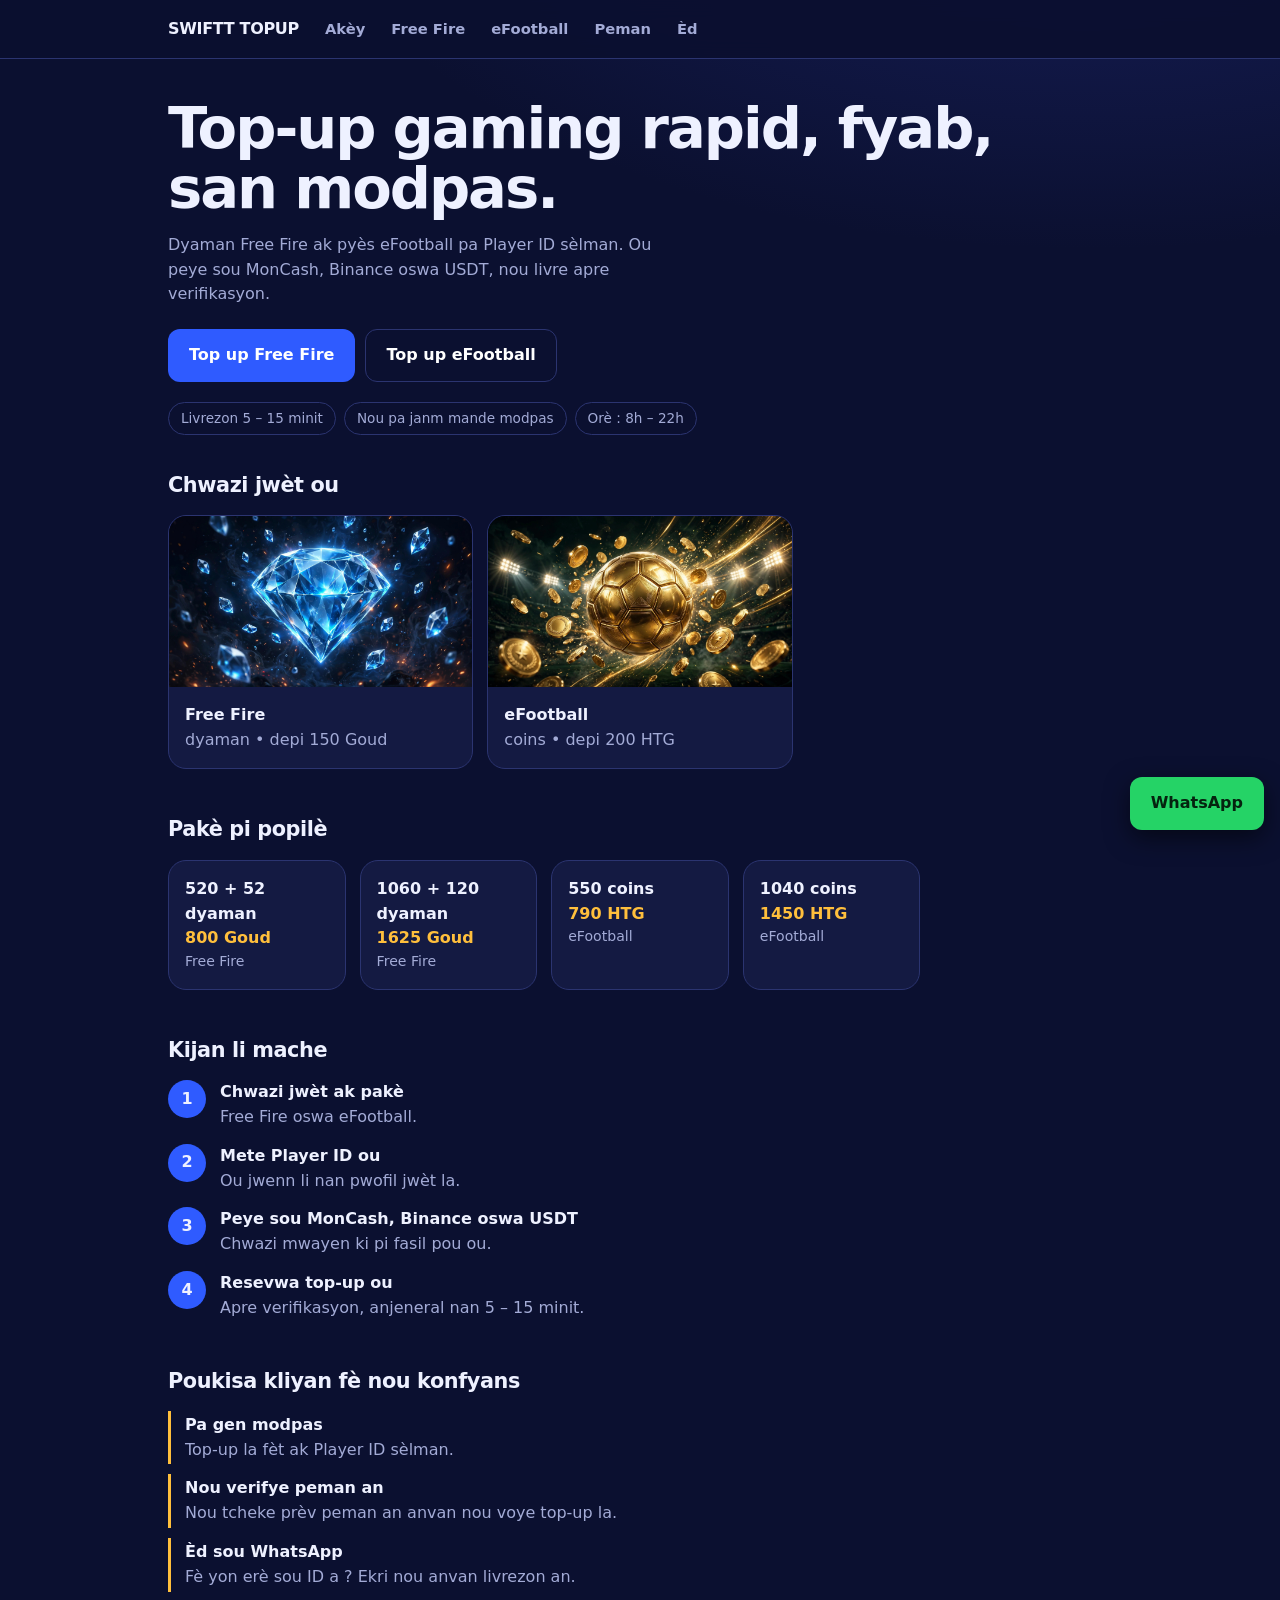
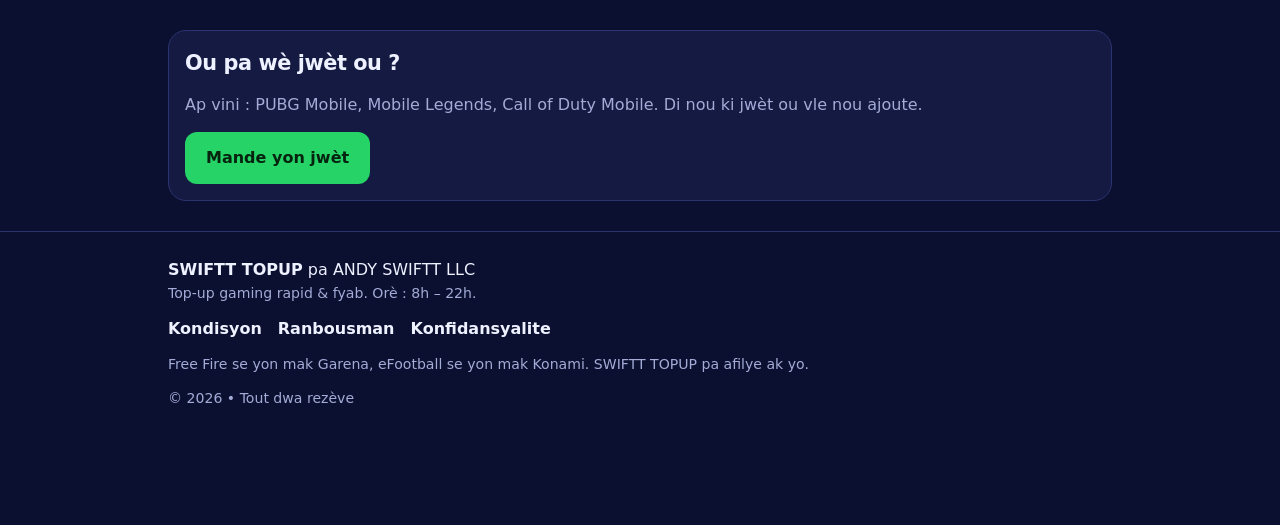
<file: index.html>
<!doctype html>
<html lang="ht"><head><meta charset="utf-8"><meta name="viewport" content="width=device-width,initial-scale=1">
<title>SWIFTT TOPUP — Top-Up Gaming Rapid &amp; Fyab</title><meta name="description" content="Top-up Free Fire (dyaman) ak eFootball (coins) pa Player ID sèlman. San modpas, livrezon rapid, peman MonCash, Binance oswa USDT, lòd sou WhatsApp.">
<meta property="og:type" content="website"><meta property="og:title" content="SWIFTT TOPUP — Top-Up Gaming Rapid &amp; Fyab"><meta property="og:description" content="Top-up Free Fire (dyaman) ak eFootball (coins) pa Player ID sèlman. San modpas, livrezon rapid, peman MonCash, Binance oswa USDT, lòd sou WhatsApp.">
<meta property="og:image" content="https://swiftt-topup.netlify.app/Imaj%20pataj%20SWIFTT%20TOPUP%20dark.jpg">
<meta name="twitter:card" content="summary_large_image"><meta name="theme-color" content="#0b1030">
<link rel="icon" href="data:image/svg+xml,%3Csvg xmlns='http://www.w3.org/2000/svg' viewBox='0 0 100 100'%3E%3Crect width='100' height='100' rx='20' fill='%230b1030'/%3E%3Ctext x='50' y='72' font-size='62' font-family='Arial,sans-serif' font-weight='bold' fill='%23ffffff' text-anchor='middle'%3ES%3C/text%3E%3C/svg%3E">
<link rel="stylesheet" href="/swiftt.css"></head>
<body data-p="home"><main id="app"></main><noscript><p style="padding:24px;color:#fff">Aktive JavaScript pou wè sit la, oswa ekri nou sou WhatsApp.</p></noscript>
<script src="/swiftt-config.js"></script><script src="/swiftt.js"></script></body></html>
</file>
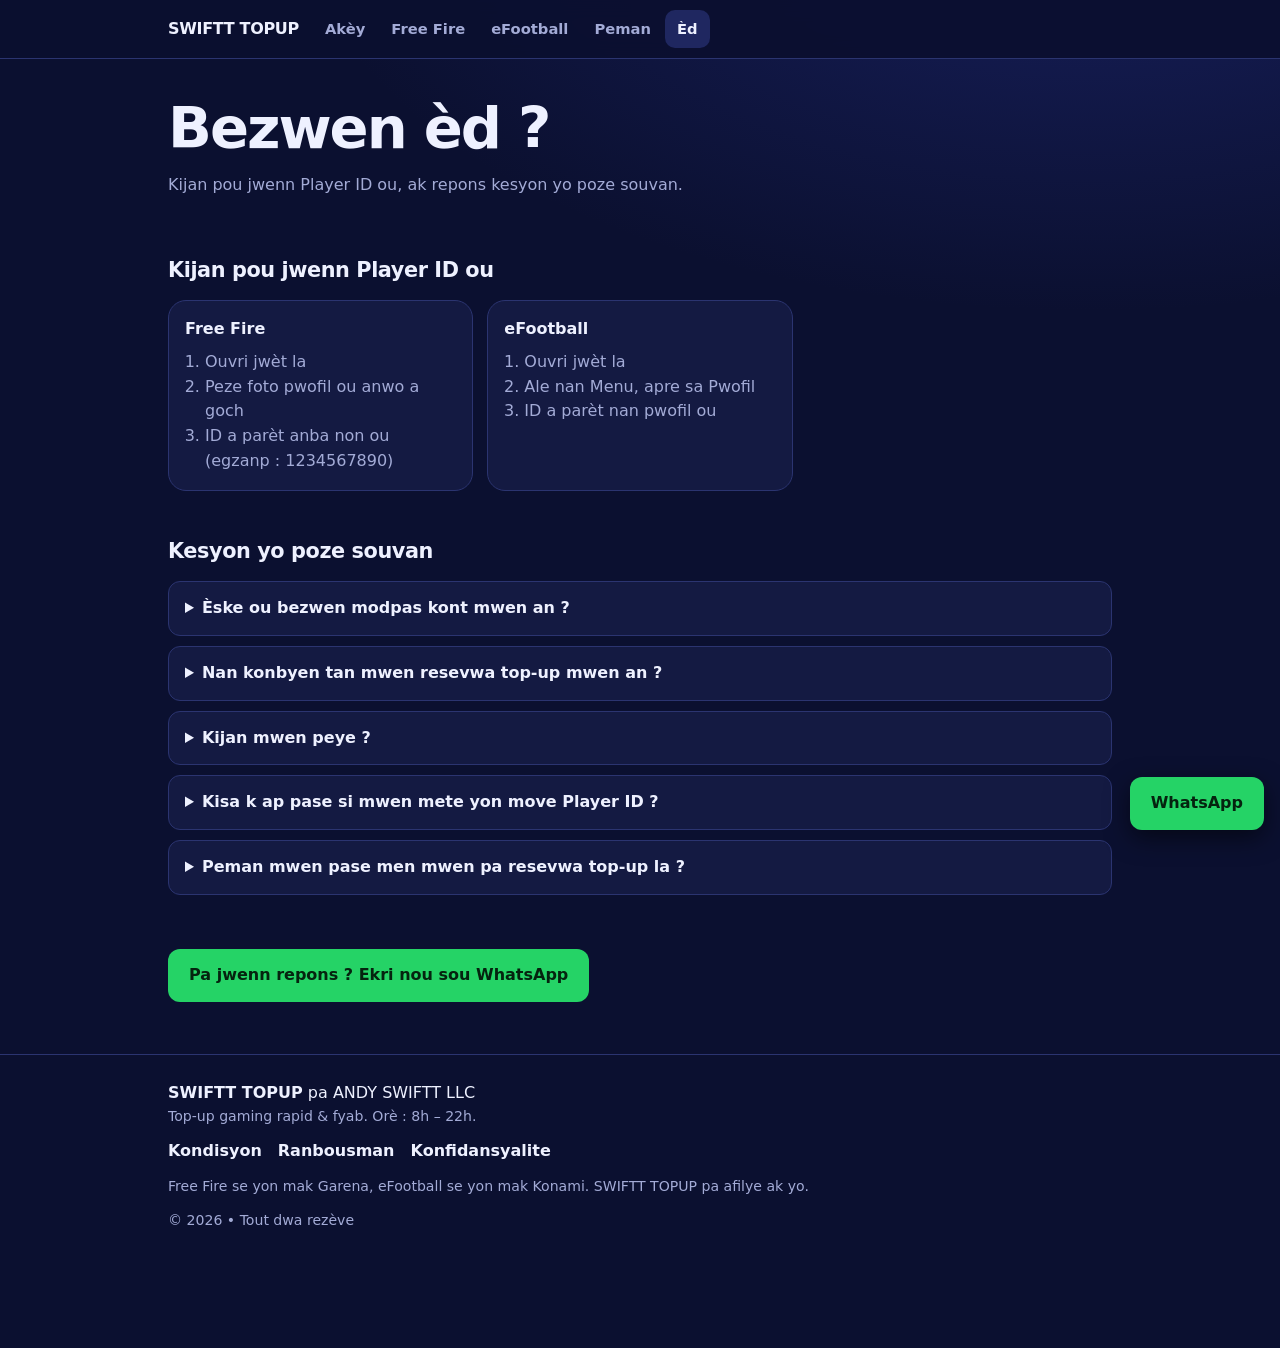
<file: ed.html>
<!doctype html>
<html lang="ht"><head><meta charset="utf-8"><meta name="viewport" content="width=device-width,initial-scale=1">
<title>Èd | SWIFTT TOPUP</title><meta name="description" content="Kijan pou jwenn Player ID ou, ak repons kesyon yo poze souvan sou SWIFTT TOPUP.">
<meta property="og:type" content="website"><meta property="og:title" content="Èd | SWIFTT TOPUP"><meta property="og:description" content="Kijan pou jwenn Player ID ou, ak repons kesyon yo poze souvan sou SWIFTT TOPUP.">
<meta property="og:image" content="https://swiftt-topup.netlify.app/Imaj%20pataj%20SWIFTT%20TOPUP%20dark.jpg">
<meta name="twitter:card" content="summary_large_image"><meta name="theme-color" content="#0b1030">
<link rel="icon" href="data:image/svg+xml,%3Csvg xmlns='http://www.w3.org/2000/svg' viewBox='0 0 100 100'%3E%3Crect width='100' height='100' rx='20' fill='%230b1030'/%3E%3Ctext x='50' y='72' font-size='62' font-family='Arial,sans-serif' font-weight='bold' fill='%23ffffff' text-anchor='middle'%3ES%3C/text%3E%3C/svg%3E">
<link rel="stylesheet" href="/swiftt.css"></head>
<body data-p="ed"><main id="app"></main><noscript><p style="padding:24px;color:#fff">Aktive JavaScript pou wè sit la, oswa ekri nou sou WhatsApp.</p></noscript>
<script src="/swiftt-config.js"></script><script src="/swiftt.js"></script></body></html>
</file>
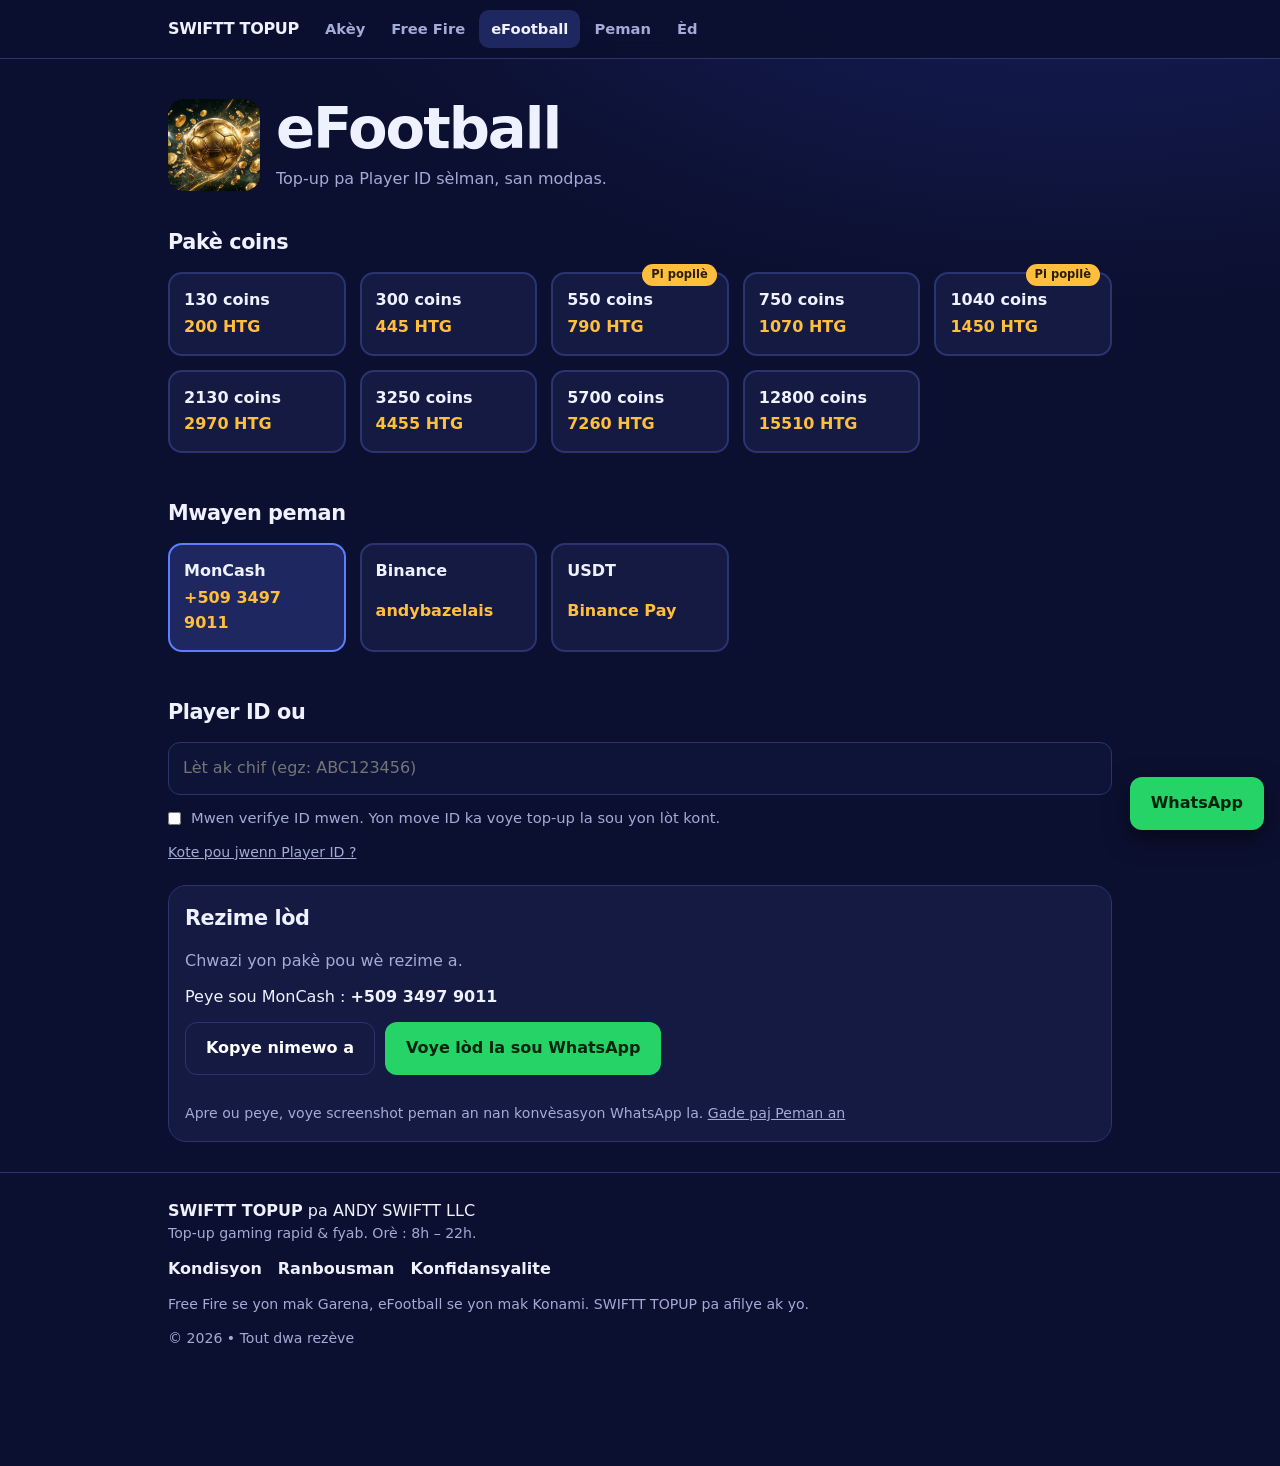
<file: efootball.html>
<!doctype html>
<html lang="ht"><head><meta charset="utf-8"><meta name="viewport" content="width=device-width,initial-scale=1">
<title>eFootball — Coins | SWIFTT TOPUP</title><meta name="description" content="Top-up coins eFootball pa Player ID sèlman. San modpas, livrezon rapid, peman MonCash, Binance oswa USDT.">
<meta property="og:type" content="website"><meta property="og:title" content="eFootball — Coins | SWIFTT TOPUP"><meta property="og:description" content="Top-up coins eFootball pa Player ID sèlman. San modpas, livrezon rapid, peman MonCash, Binance oswa USDT.">
<meta property="og:image" content="https://swiftt-topup.netlify.app/Imaj%20pataj%20SWIFTT%20TOPUP%20dark.jpg">
<meta name="twitter:card" content="summary_large_image"><meta name="theme-color" content="#0b1030">
<link rel="icon" href="data:image/svg+xml,%3Csvg xmlns='http://www.w3.org/2000/svg' viewBox='0 0 100 100'%3E%3Crect width='100' height='100' rx='20' fill='%230b1030'/%3E%3Ctext x='50' y='72' font-size='62' font-family='Arial,sans-serif' font-weight='bold' fill='%23ffffff' text-anchor='middle'%3ES%3C/text%3E%3C/svg%3E">
<link rel="stylesheet" href="/swiftt.css"></head>
<body data-p="ef"><main id="app"></main><noscript><p style="padding:24px;color:#fff">Aktive JavaScript pou wè sit la, oswa ekri nou sou WhatsApp.</p></noscript>
<script src="/swiftt-config.js"></script><script src="/swiftt.js"></script></body></html>
</file>
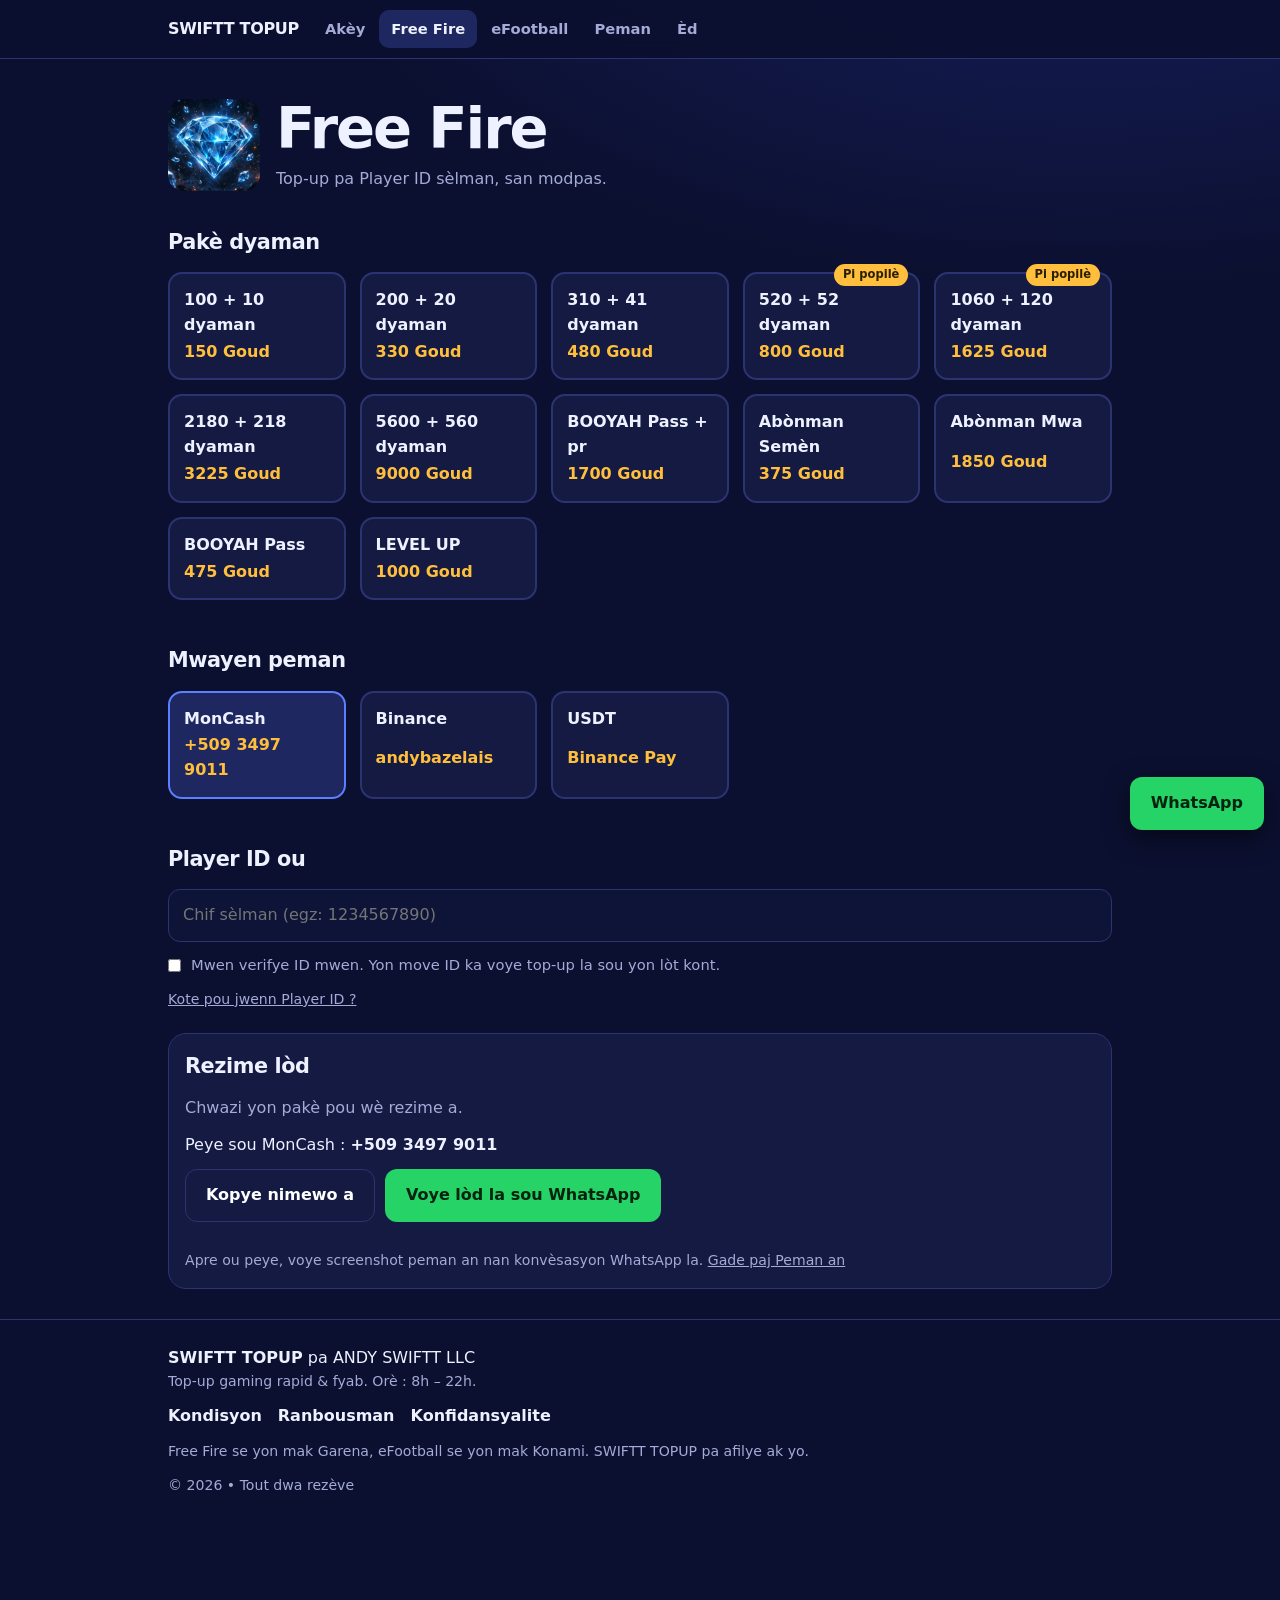
<file: free-fire.html>
<!doctype html>
<html lang="ht"><head><meta charset="utf-8"><meta name="viewport" content="width=device-width,initial-scale=1">
<title>Free Fire — Dyaman | SWIFTT TOPUP</title><meta name="description" content="Top-up dyaman Free Fire pa Player ID sèlman. San modpas, livrezon rapid, peman MonCash, Binance oswa USDT.">
<meta property="og:type" content="website"><meta property="og:title" content="Free Fire — Dyaman | SWIFTT TOPUP"><meta property="og:description" content="Top-up dyaman Free Fire pa Player ID sèlman. San modpas, livrezon rapid, peman MonCash, Binance oswa USDT.">
<meta property="og:image" content="https://swiftt-topup.netlify.app/Imaj%20pataj%20SWIFTT%20TOPUP%20dark.jpg">
<meta name="twitter:card" content="summary_large_image"><meta name="theme-color" content="#0b1030">
<link rel="icon" href="data:image/svg+xml,%3Csvg xmlns='http://www.w3.org/2000/svg' viewBox='0 0 100 100'%3E%3Crect width='100' height='100' rx='20' fill='%230b1030'/%3E%3Ctext x='50' y='72' font-size='62' font-family='Arial,sans-serif' font-weight='bold' fill='%23ffffff' text-anchor='middle'%3ES%3C/text%3E%3C/svg%3E">
<link rel="stylesheet" href="/swiftt.css"></head>
<body data-p="ff"><main id="app"></main><noscript><p style="padding:24px;color:#fff">Aktive JavaScript pou wè sit la, oswa ekri nou sou WhatsApp.</p></noscript>
<script src="/swiftt-config.js"></script><script src="/swiftt.js"></script></body></html>
</file>
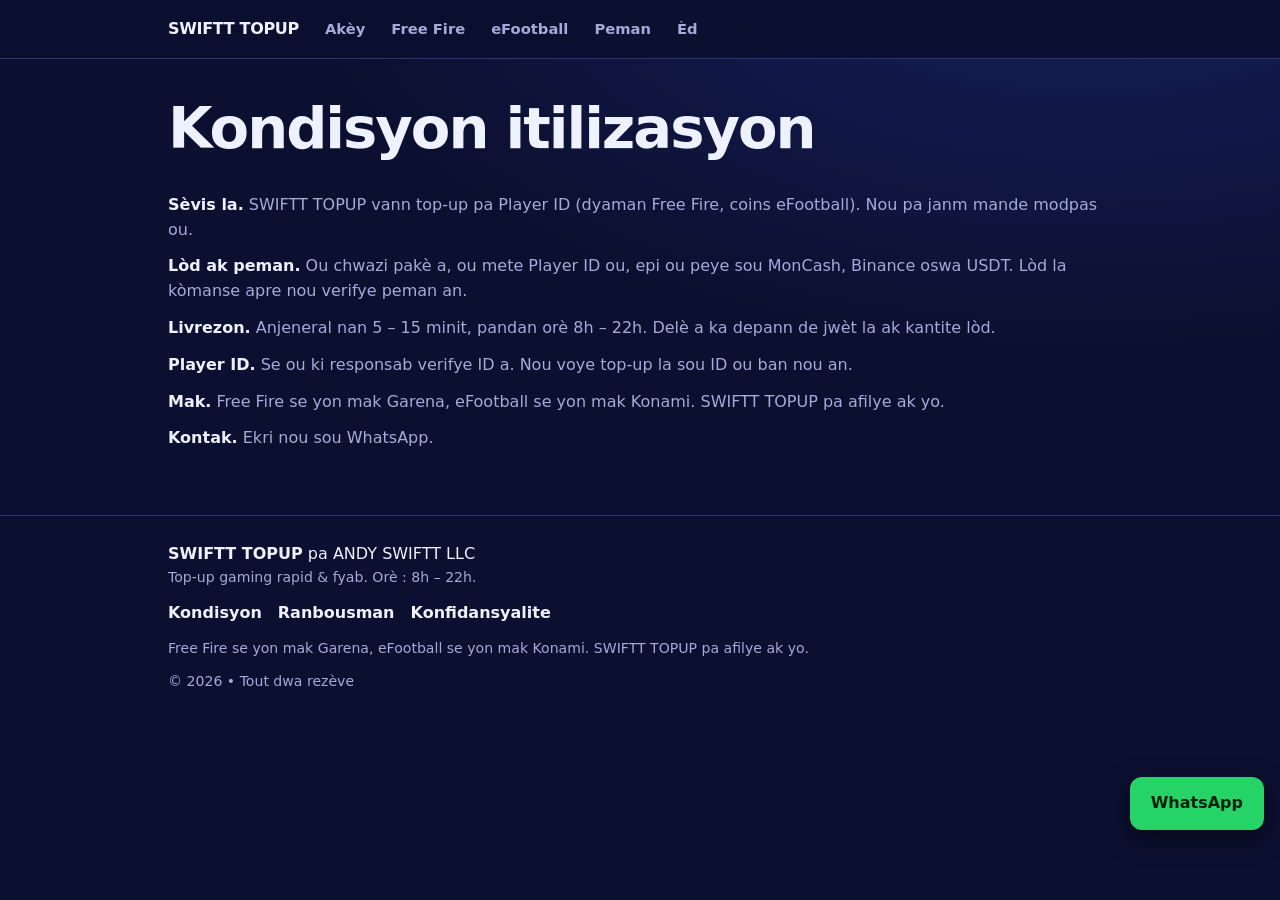
<file: kondisyon.html>
<!doctype html>
<html lang="ht"><head><meta charset="utf-8"><meta name="viewport" content="width=device-width,initial-scale=1">
<title>Kondisyon itilizasyon | SWIFTT TOPUP</title><meta name="description" content="Kondisyon pou itilize SWIFTT TOPUP.">
<meta property="og:type" content="website"><meta property="og:title" content="Kondisyon itilizasyon | SWIFTT TOPUP"><meta property="og:description" content="Kondisyon pou itilize SWIFTT TOPUP.">
<meta property="og:image" content="https://swiftt-topup.netlify.app/Imaj%20pataj%20SWIFTT%20TOPUP%20dark.jpg">
<meta name="twitter:card" content="summary_large_image"><meta name="theme-color" content="#0b1030">
<link rel="icon" href="data:image/svg+xml,%3Csvg xmlns='http://www.w3.org/2000/svg' viewBox='0 0 100 100'%3E%3Crect width='100' height='100' rx='20' fill='%230b1030'/%3E%3Ctext x='50' y='72' font-size='62' font-family='Arial,sans-serif' font-weight='bold' fill='%23ffffff' text-anchor='middle'%3ES%3C/text%3E%3C/svg%3E">
<link rel="stylesheet" href="/swiftt.css"></head>
<body data-p="terms"><main id="app"></main><noscript><p style="padding:24px;color:#fff">Aktive JavaScript pou wè sit la, oswa ekri nou sou WhatsApp.</p></noscript>
<script src="/swiftt-config.js"></script><script src="/swiftt.js"></script></body></html>
</file>
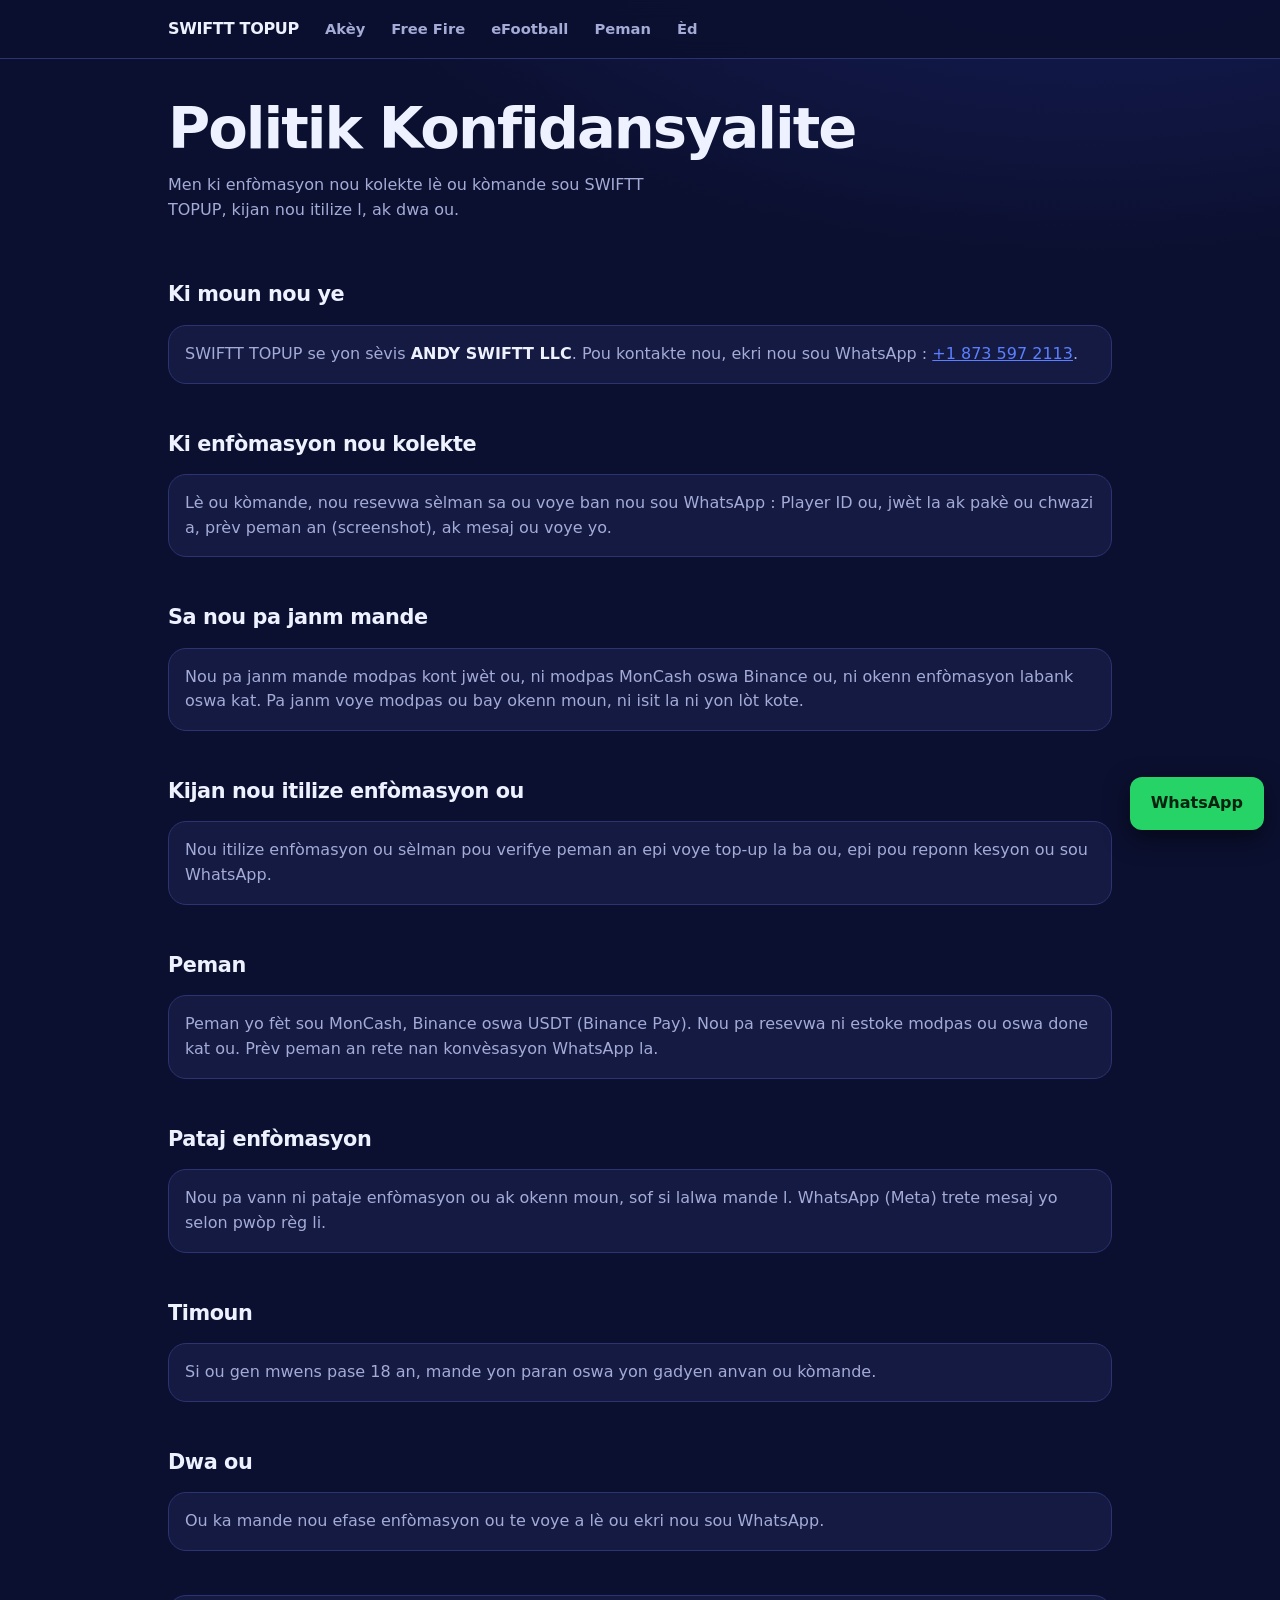
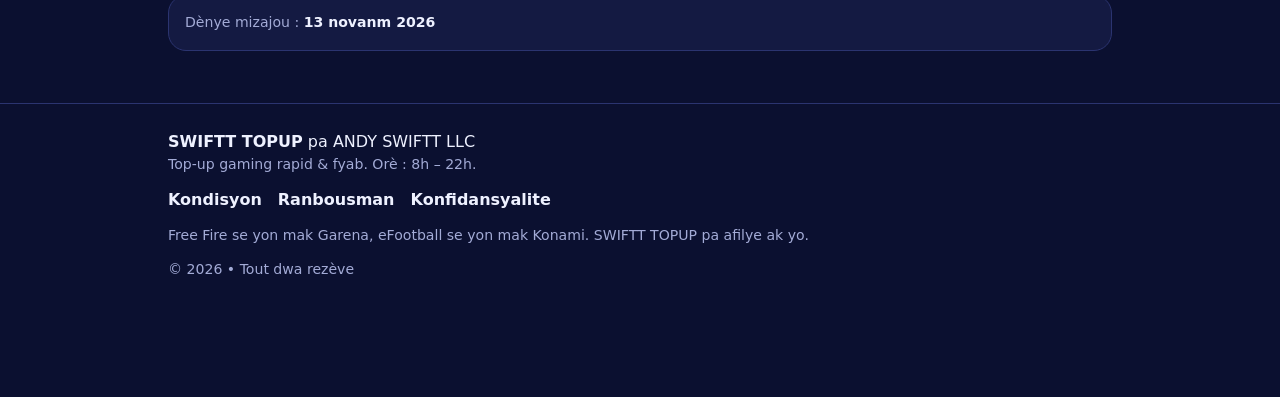
<file: konfidansyalite.html>
<!doctype html>
<html lang="ht"><head><meta charset="utf-8"><meta name="viewport" content="width=device-width,initial-scale=1">
<title>Politik Konfidansyalite | SWIFTT TOPUP</title><meta name="description" content="Politik Konfidansyalite SWIFTT TOPUP : ki enfòmasyon nou kolekte, kijan nou itilize l, ak dwa ou.">
<meta property="og:type" content="website"><meta property="og:title" content="Politik Konfidansyalite | SWIFTT TOPUP"><meta property="og:description" content="Ki enfòmasyon nou kolekte, kijan nou itilize l, ak dwa ou.">
<meta property="og:image" content="https://swiftt-topup.netlify.app/Imaj%20pataj%20SWIFTT%20TOPUP%20dark.jpg">
<meta name="twitter:card" content="summary_large_image"><meta name="theme-color" content="#0b1030">
<link rel="icon" href="data:image/svg+xml,%3Csvg xmlns='http://www.w3.org/2000/svg' viewBox='0 0 100 100'%3E%3Crect width='100' height='100' rx='20' fill='%230b1030'/%3E%3Ctext x='50' y='72' font-size='62' font-family='Arial,sans-serif' font-weight='bold' fill='%23ffffff' text-anchor='middle'%3ES%3C/text%3E%3C/svg%3E">
<link rel="stylesheet" href="/swiftt.css"></head>
<body>
<header><div class="w"><a class="logo" href="/">SWIFTT TOPUP</a><nav><a href="/">Akèy</a><a href="/free-fire">Free Fire</a><a href="/efootball">eFootball</a><a href="/peman">Peman</a><a href="/ed">Èd</a></nav></div></header>
<main>
<section class="hero w"><h1>Politik Konfidansyalite</h1><p>Men ki enfòmasyon nou kolekte lè ou kòmande sou SWIFTT TOPUP, kijan nou itilize l, ak dwa ou.</p></section>
<div class="w">
<section><h2>Ki moun nou ye</h2><div class="card in"><p class="mu">SWIFTT TOPUP se yon sèvis <b style="color:var(--tx)">ANDY SWIFTT LLC</b>. Pou kontakte nou, ekri nou sou WhatsApp : <a href="https://wa.me/18735972113" style="color:var(--ac2)"><u>+1 873 597 2113</u></a>.</p></div></section>
<section><h2>Ki enfòmasyon nou kolekte</h2><div class="card in"><p class="mu">Lè ou kòmande, nou resevwa sèlman sa ou voye ban nou sou WhatsApp : Player ID ou, jwèt la ak pakè ou chwazi a, prèv peman an (screenshot), ak mesaj ou voye yo.</p></div></section>
<section><h2>Sa nou pa janm mande</h2><div class="card in"><p class="mu">Nou pa janm mande modpas kont jwèt ou, ni modpas MonCash oswa Binance ou, ni okenn enfòmasyon labank oswa kat. Pa janm voye modpas ou bay okenn moun, ni isit la ni yon lòt kote.</p></div></section>
<section><h2>Kijan nou itilize enfòmasyon ou</h2><div class="card in"><p class="mu">Nou itilize enfòmasyon ou sèlman pou verifye peman an epi voye top-up la ba ou, epi pou reponn kesyon ou sou WhatsApp.</p></div></section>
<section><h2>Peman</h2><div class="card in"><p class="mu">Peman yo fèt sou MonCash, Binance oswa USDT (Binance Pay). Nou pa resevwa ni estoke modpas ou oswa done kat ou. Prèv peman an rete nan konvèsasyon WhatsApp la.</p></div></section>
<section><h2>Pataj enfòmasyon</h2><div class="card in"><p class="mu">Nou pa vann ni pataje enfòmasyon ou ak okenn moun, sof si lalwa mande l. WhatsApp (Meta) trete mesaj yo selon pwòp règ li.</p></div></section>
<section><h2>Timoun</h2><div class="card in"><p class="mu">Si ou gen mwens pase 18 an, mande yon paran oswa yon gadyen anvan ou kòmande.</p></div></section>
<section><h2>Dwa ou</h2><div class="card in"><p class="mu">Ou ka mande nou efase enfòmasyon ou te voye a lè ou ekri nou sou WhatsApp.</p></div></section>
<section><div class="card in"><p class="mu sm">Dènye mizajou : <b style="color:var(--tx)">13 novanm 2026</b></p></div></section>
</div>
</main>
<footer class="ft"><div class="w"><div><b>SWIFTT TOPUP</b> pa ANDY SWIFTT LLC<div class="mu sm">Top-up gaming rapid &amp; fyab. Orè : 8h – 22h.</div></div><div class="fl"><a href="/kondisyon">Kondisyon</a><a href="/ranbousman">Ranbousman</a><a href="/konfidansyalite">Konfidansyalite</a></div><p class="mu sm">Free Fire se yon mak Garena, eFootball se yon mak Konami. SWIFTT TOPUP pa afilye ak yo.</p><p class="mu sm">© 2026 • Tout dwa rezève</p></div></footer>
<a class="fw b g" href="https://wa.me/18735972113?text=Bonjou%20SWIFTT%20TOPUP%2C%20mwen%20gen%20yon%20kesyon." target="_blank" rel="noopener">WhatsApp</a>
</body></html>
</file>
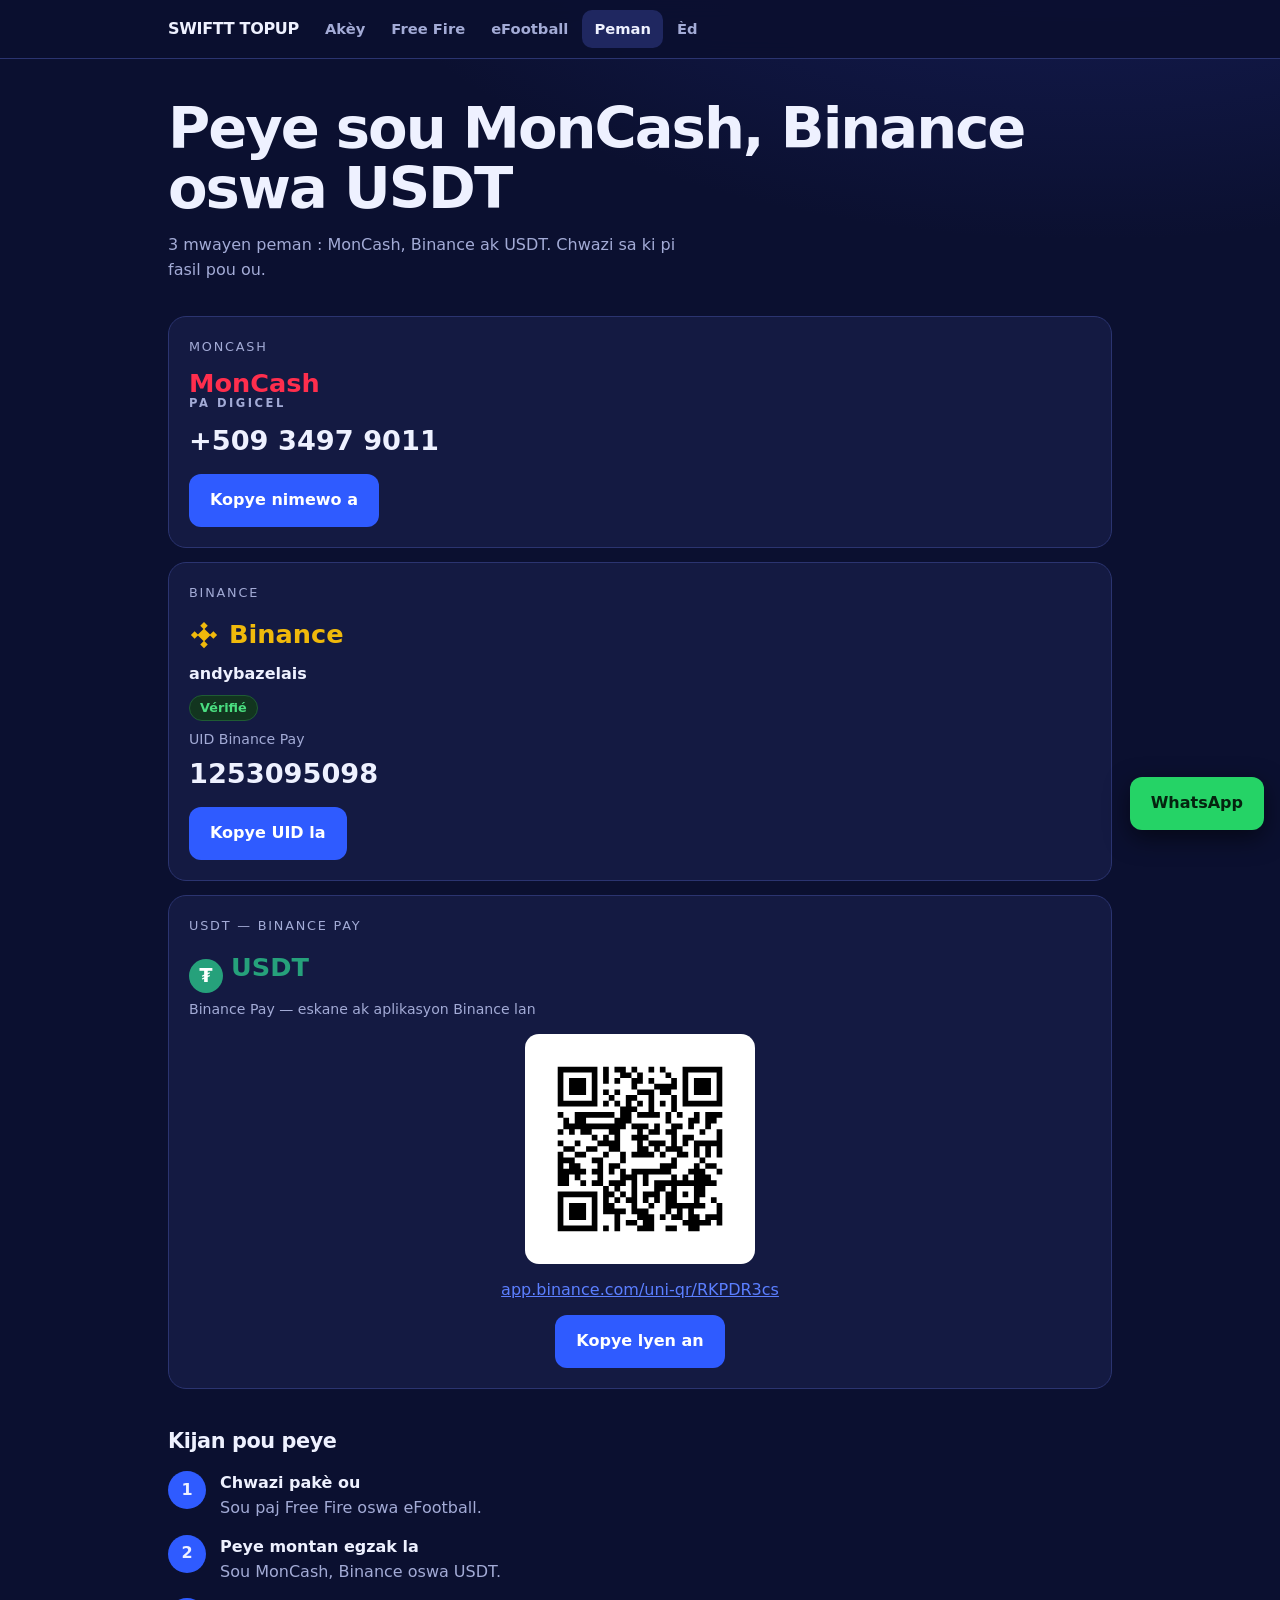
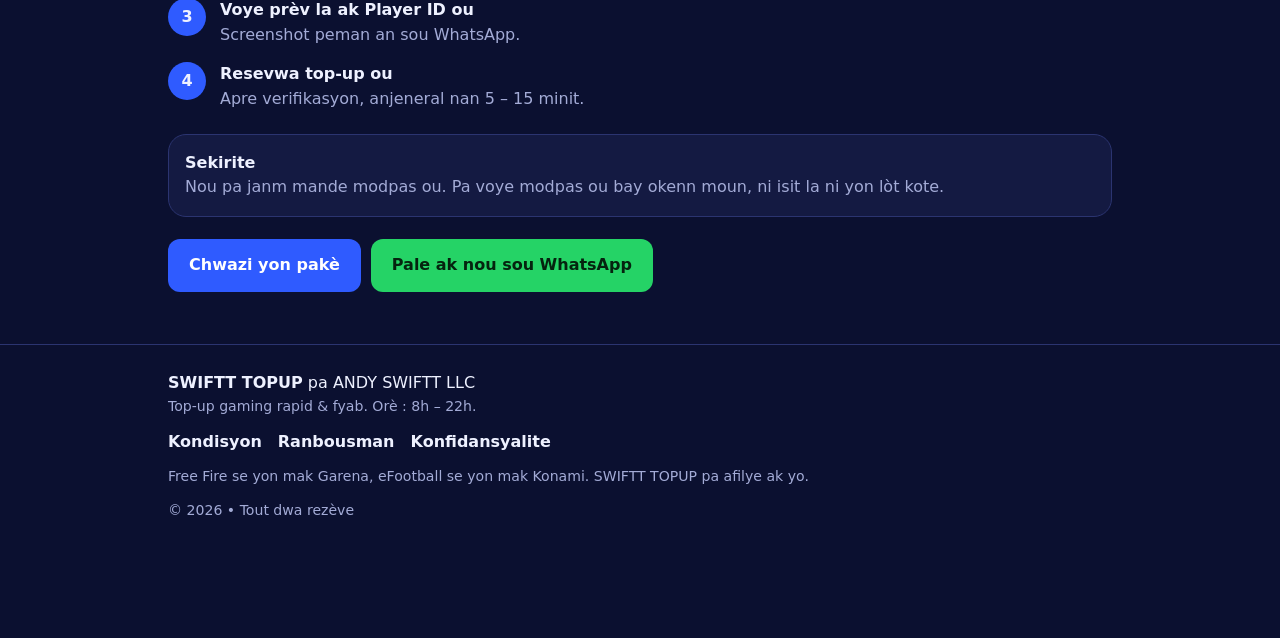
<file: peman.html>
<!doctype html>
<html lang="ht"><head><meta charset="utf-8"><meta name="viewport" content="width=device-width,initial-scale=1">
<title>Peman — MonCash, Binance &amp; USDT | SWIFTT TOPUP</title><meta name="description" content="Peye top-up ou sou MonCash (+509 3497 9011), Binance (andybazelais) oswa USDT (Binance Pay). Senp, rapid, fyab.">
<meta property="og:type" content="website"><meta property="og:title" content="Peman — MonCash, Binance &amp; USDT | SWIFTT TOPUP"><meta property="og:description" content="Peye top-up ou sou MonCash (+509 3497 9011), Binance (andybazelais) oswa USDT (Binance Pay). Senp, rapid, fyab.">
<meta property="og:image" content="https://swiftt-topup.netlify.app/Imaj%20pataj%20SWIFTT%20TOPUP%20dark.jpg">
<meta name="twitter:card" content="summary_large_image"><meta name="theme-color" content="#0b1030">
<link rel="icon" href="data:image/svg+xml,%3Csvg xmlns='http://www.w3.org/2000/svg' viewBox='0 0 100 100'%3E%3Crect width='100' height='100' rx='20' fill='%230b1030'/%3E%3Ctext x='50' y='72' font-size='62' font-family='Arial,sans-serif' font-weight='bold' fill='%23ffffff' text-anchor='middle'%3ES%3C/text%3E%3C/svg%3E">
<link rel="stylesheet" href="/swiftt.css"></head>
<body data-p="peman"><main id="app"></main><noscript><p style="padding:24px;color:#fff">Aktive JavaScript pou wè sit la, oswa ekri nou sou WhatsApp.</p></noscript>
<script src="/swiftt-config.js"></script><script src="/swiftt.js"></script></body></html>
</file>
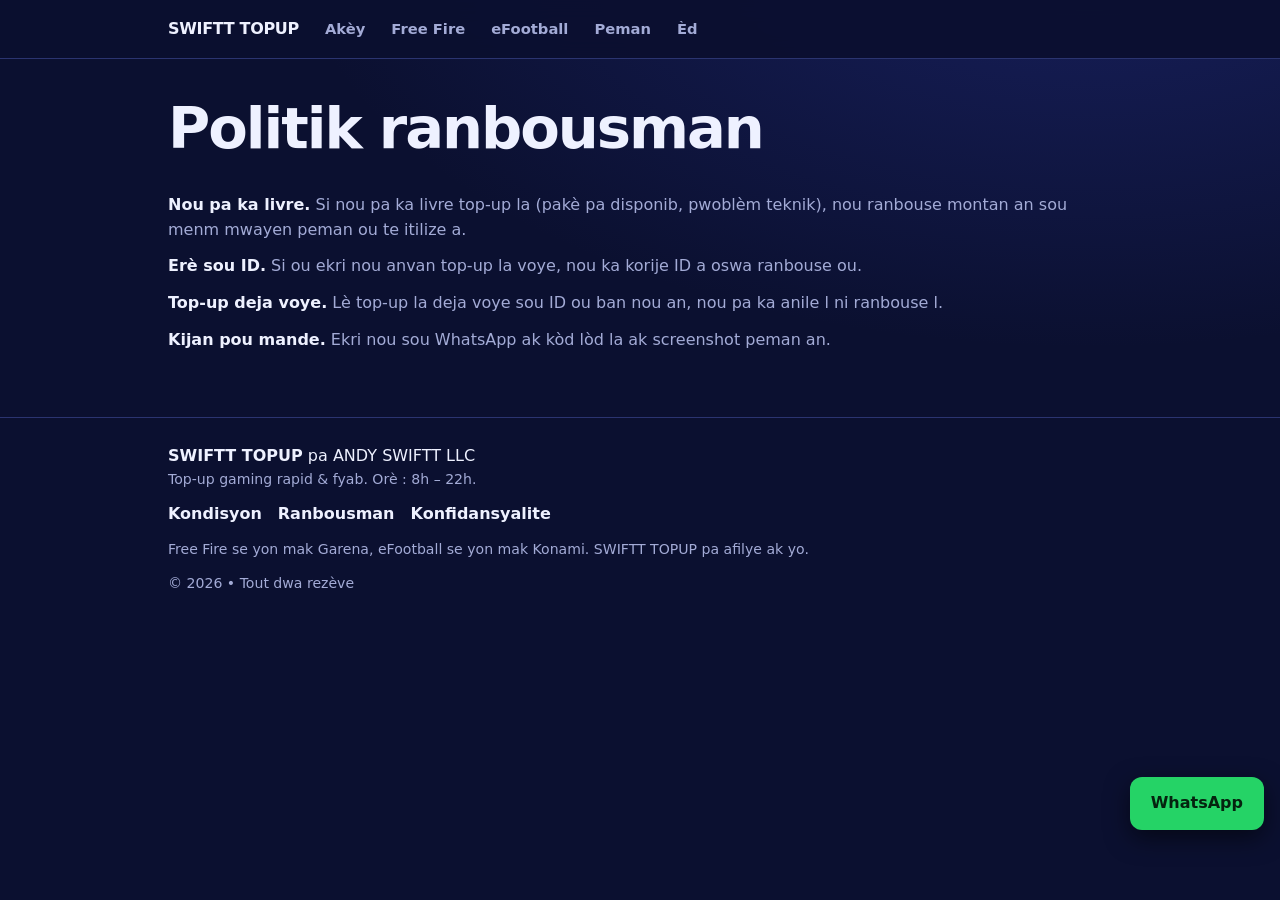
<file: ranbousman.html>
<!doctype html>
<html lang="ht"><head><meta charset="utf-8"><meta name="viewport" content="width=device-width,initial-scale=1">
<title>Politik ranbousman | SWIFTT TOPUP</title><meta name="description" content="Politik ranbousman SWIFTT TOPUP.">
<meta property="og:type" content="website"><meta property="og:title" content="Politik ranbousman | SWIFTT TOPUP"><meta property="og:description" content="Politik ranbousman SWIFTT TOPUP.">
<meta property="og:image" content="https://swiftt-topup.netlify.app/Imaj%20pataj%20SWIFTT%20TOPUP%20dark.jpg">
<meta name="twitter:card" content="summary_large_image"><meta name="theme-color" content="#0b1030">
<link rel="icon" href="data:image/svg+xml,%3Csvg xmlns='http://www.w3.org/2000/svg' viewBox='0 0 100 100'%3E%3Crect width='100' height='100' rx='20' fill='%230b1030'/%3E%3Ctext x='50' y='72' font-size='62' font-family='Arial,sans-serif' font-weight='bold' fill='%23ffffff' text-anchor='middle'%3ES%3C/text%3E%3C/svg%3E">
<link rel="stylesheet" href="/swiftt.css"></head>
<body data-p="refund"><main id="app"></main><noscript><p style="padding:24px;color:#fff">Aktive JavaScript pou wè sit la, oswa ekri nou sou WhatsApp.</p></noscript>
<script src="/swiftt-config.js"></script><script src="/swiftt.js"></script></body></html>
</file>
<file: swiftt.css>
:root{--bg:#0b1030;--s:#141a42;--s2:#1f2760;--ln:#2b3470;--tx:#eef1ff;--mu:#a3abd6;--ac:#2f5bff;--ac2:#5b7fff;--gd:#ffbf3c;--wa:#25d366}
*{box-sizing:border-box;margin:0}
body{background:radial-gradient(800px 420px at 85% -8%,#2a37a066,transparent),var(--bg);color:var(--tx);font:16px/1.55 system-ui,-apple-system,"Segoe UI",Roboto,sans-serif;min-height:100vh;padding-bottom:90px}
a{color:inherit;text-decoration:none}
img{max-width:100%;display:block}
.w{max-width:980px;margin:auto;padding:0 18px}
.mu{color:var(--mu)}.sm{font-size:.88rem}
header{position:sticky;top:0;z-index:20;background:#0b1030ee;backdrop-filter:blur(10px);border-bottom:1px solid var(--ln)}
header .w{display:flex;align-items:center;gap:14px;height:58px}
.logo{font-weight:800;letter-spacing:-.02em;white-space:nowrap}
nav{display:flex;gap:2px;overflow-x:auto;scrollbar-width:none}
nav a{padding:8px 12px;border-radius:10px;color:var(--mu);font-weight:600;font-size:.92rem;white-space:nowrap}
nav a.on{background:var(--s2);color:var(--tx)}
h1{font-size:clamp(2.1rem,8vw,3.6rem);line-height:1.04;letter-spacing:-.035em;font-weight:800}
h2{font-size:1.3rem;letter-spacing:-.02em;margin-bottom:14px}
section{padding:22px 0}
.hero{padding-top:40px;padding-bottom:12px}
.hero p{color:var(--mu);margin:14px 0 22px;max-width:520px}
.btns{display:flex;gap:10px;flex-wrap:wrap}
.b{display:inline-flex;align-items:center;justify-content:center;padding:13px 20px;border-radius:12px;border:1px solid transparent;background:var(--ac);color:#fff;font:inherit;font-weight:700;cursor:pointer}
.b:hover{background:var(--ac2)}
.b.o{background:transparent;border-color:var(--ln)}
.b.g{background:var(--wa);color:#05230f}
.chips{display:flex;gap:8px;flex-wrap:wrap;margin-top:20px}
.chip{border:1px solid var(--ln);border-radius:99px;padding:5px 12px;font-size:.85rem;color:var(--mu)}
.grid{display:grid;gap:14px;grid-template-columns:repeat(auto-fill,minmax(240px,1fr))}
.sm2,.pks{grid-template-columns:repeat(auto-fill,minmax(150px,1fr))}
.card{display:block;background:var(--s);border:1px solid var(--ln);border-radius:18px;overflow:hidden}
a.card:hover{border-color:var(--ac2)}
.gc img{aspect-ratio:16/9;object-fit:cover;width:100%}
.in{padding:16px}
.pr{color:var(--gd);font-weight:800}
.st{list-style:none;padding:0;display:grid;gap:14px;counter-reset:n}
.st li{counter-increment:n;display:grid;grid-template-columns:38px 1fr;column-gap:14px}
.st li:before{content:counter(n);grid-row:span 2;width:38px;height:38px;border-radius:50%;background:var(--ac);display:grid;place-items:center;font-weight:800}
.st span{color:var(--mu)}
.tr{list-style:none;padding:0;display:grid;gap:10px;margin-bottom:16px}
.tr li{border-left:3px solid var(--gd);padding:2px 0 2px 14px}.tr span{display:block;color:var(--mu)}
.stats{display:flex;gap:28px;flex-wrap:wrap;margin:8px 0 16px}.stats b{display:block;font-size:2rem;color:var(--gd)}
.gh{display:flex;gap:16px;align-items:center}.gh img{width:92px;height:92px;object-fit:cover;border-radius:16px}
.pk{position:relative;text-align:left;background:var(--s);border:2px solid var(--ln);border-radius:14px;padding:14px;color:var(--tx);font:inherit;cursor:pointer;display:grid;gap:2px}
.pk.sel{border-color:var(--ac2);background:var(--s2)}
.pk i{position:absolute;top:-10px;right:10px;background:var(--gd);color:#2a1d00;font-style:normal;font-weight:800;font-size:.72rem;padding:2px 9px;border-radius:99px}
.in2{width:100%;padding:13px 14px;border-radius:12px;border:1px solid var(--ln);background:#0e1438;color:var(--tx);font:inherit}
.ck{display:flex;gap:10px;margin:12px 0;color:var(--mu);font-size:.92rem}
.er{color:#ff8a8a;min-height:1.4em;margin-top:8px}
.num{font-size:1.7rem;font-weight:800;margin:10px 0}
details{background:var(--s);border:1px solid var(--ln);border-radius:12px;padding:14px 16px;margin-bottom:10px}
summary{cursor:pointer;font-weight:700}details p{margin-top:8px;color:var(--mu)}
.ft{border-top:1px solid var(--ln);margin-top:30px;padding:26px 0}
.ft .w{display:grid;gap:12px}.fl{display:flex;gap:16px;flex-wrap:wrap;font-weight:600}
.fw{position:fixed;right:16px;bottom:70px;z-index:30;box-shadow:0 8px 24px #0008}
.lg p{margin-bottom:12px;color:var(--mu)}.lg b{color:var(--tx)}
:focus-visible{outline:2px solid var(--gd);outline-offset:2px}
@media(prefers-reduced-motion:reduce){*{scroll-behavior:auto!important}}
/* ---- Kat peman (MonCash / Binance / USDT) ---- */
.paycard{background:var(--s);border:1px solid var(--ln);border-radius:18px;padding:20px;margin-bottom:14px}
.paycard .label{font-size:.8rem;letter-spacing:.14em;text-transform:uppercase;color:var(--mu);margin-bottom:12px}
.mc-word{color:#ff2e4d;font-weight:800;font-size:1.6rem;line-height:1.1}
.mc-word small{display:block;color:var(--mu);font-size:.72rem;letter-spacing:.22em;font-weight:600}
.bn-word{color:#f0b90b;font-weight:800;font-size:1.6rem;display:flex;align-items:center;gap:10px}
.bn-word svg{width:30px;height:30px;flex:none}
.verified{display:inline-block;background:#12351f;color:#4ade80;border:1px solid #1f5c33;border-radius:99px;padding:2px 10px;font-size:.8rem;font-weight:700;margin:8px 0}
.usdt-word{color:#26a17b;font-weight:800;font-size:1.6rem}
.usdt-word .tether{display:inline-grid;place-items:center;width:34px;height:34px;border-radius:50%;background:#26a17b;color:#fff;font-size:1.2rem;margin-right:8px;vertical-align:-6px}
.qr-box{background:#fff;border-radius:14px;padding:10px;max-width:230px;margin:14px auto}
.qr-box img{width:100%;height:auto}
.usdt-link{word-break:break-all;text-align:center}
.usdt-link a{color:var(--ac2);text-decoration:underline}
</file>
